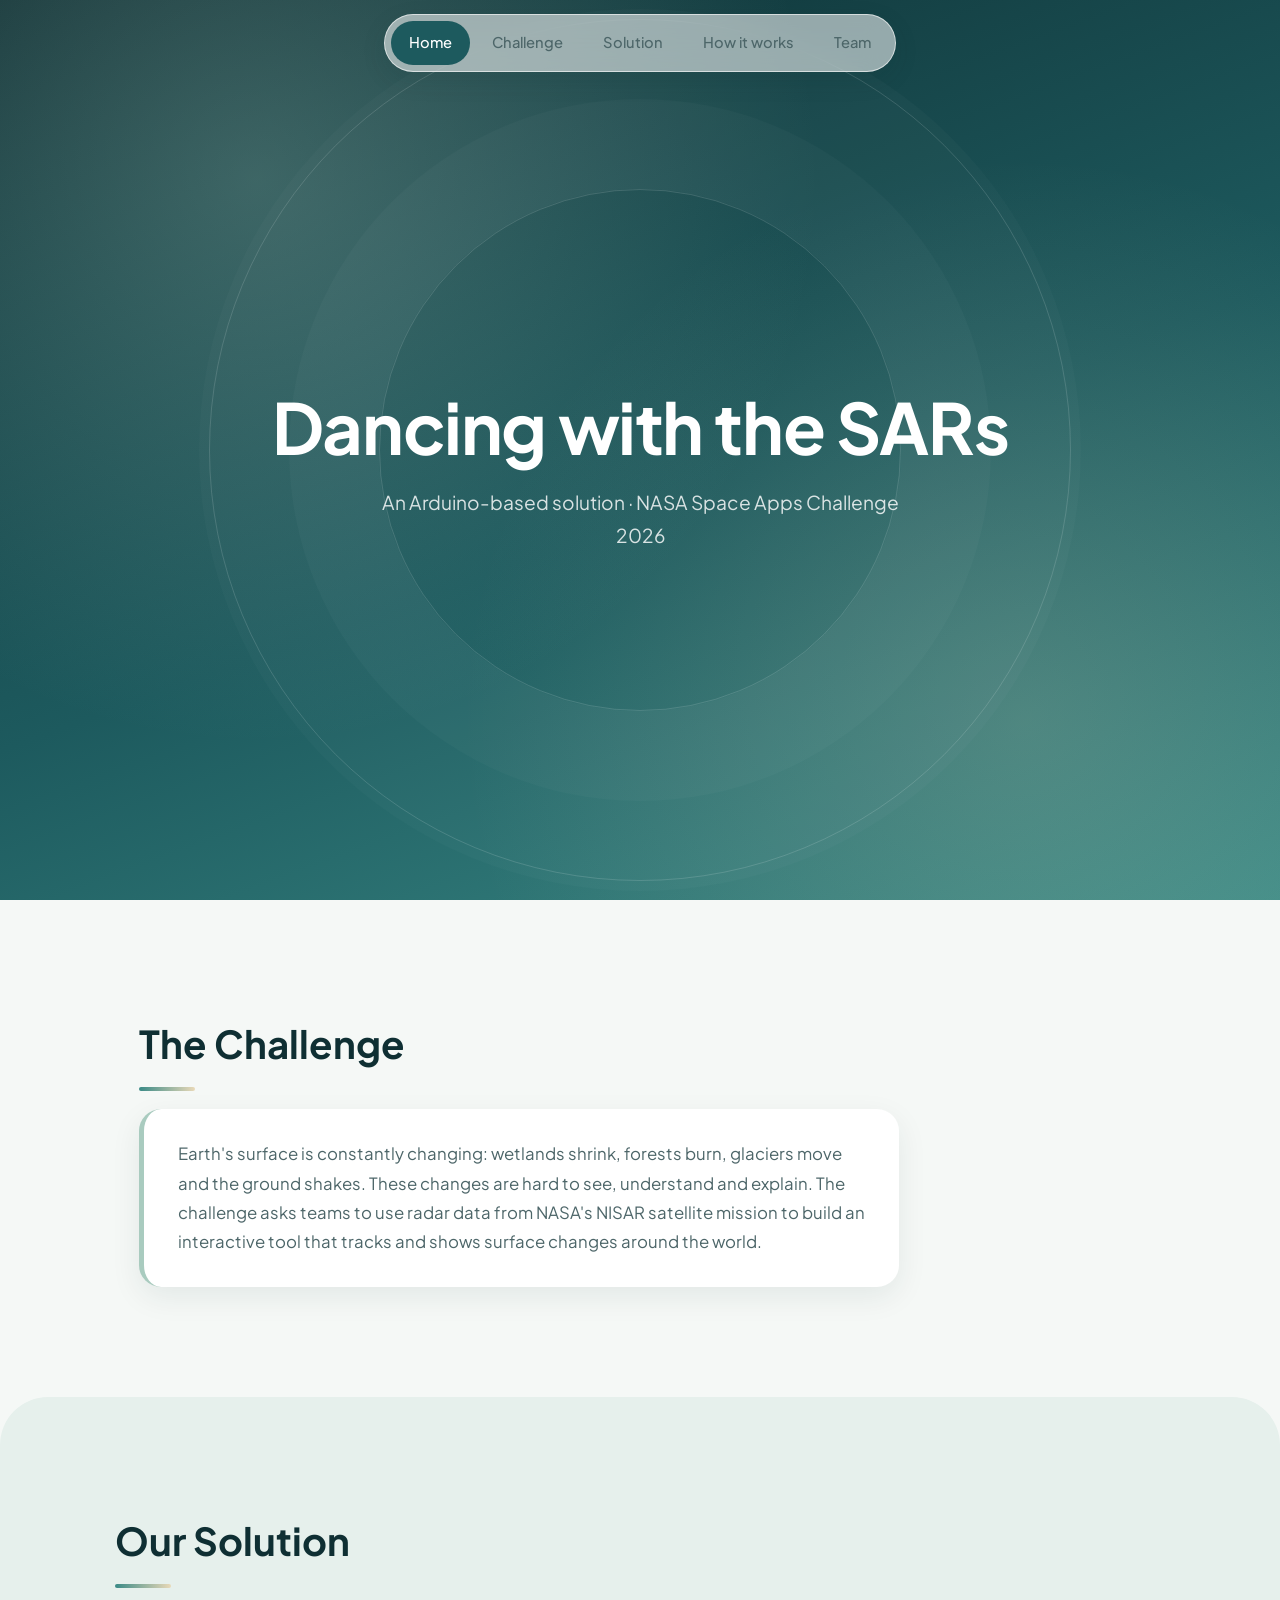
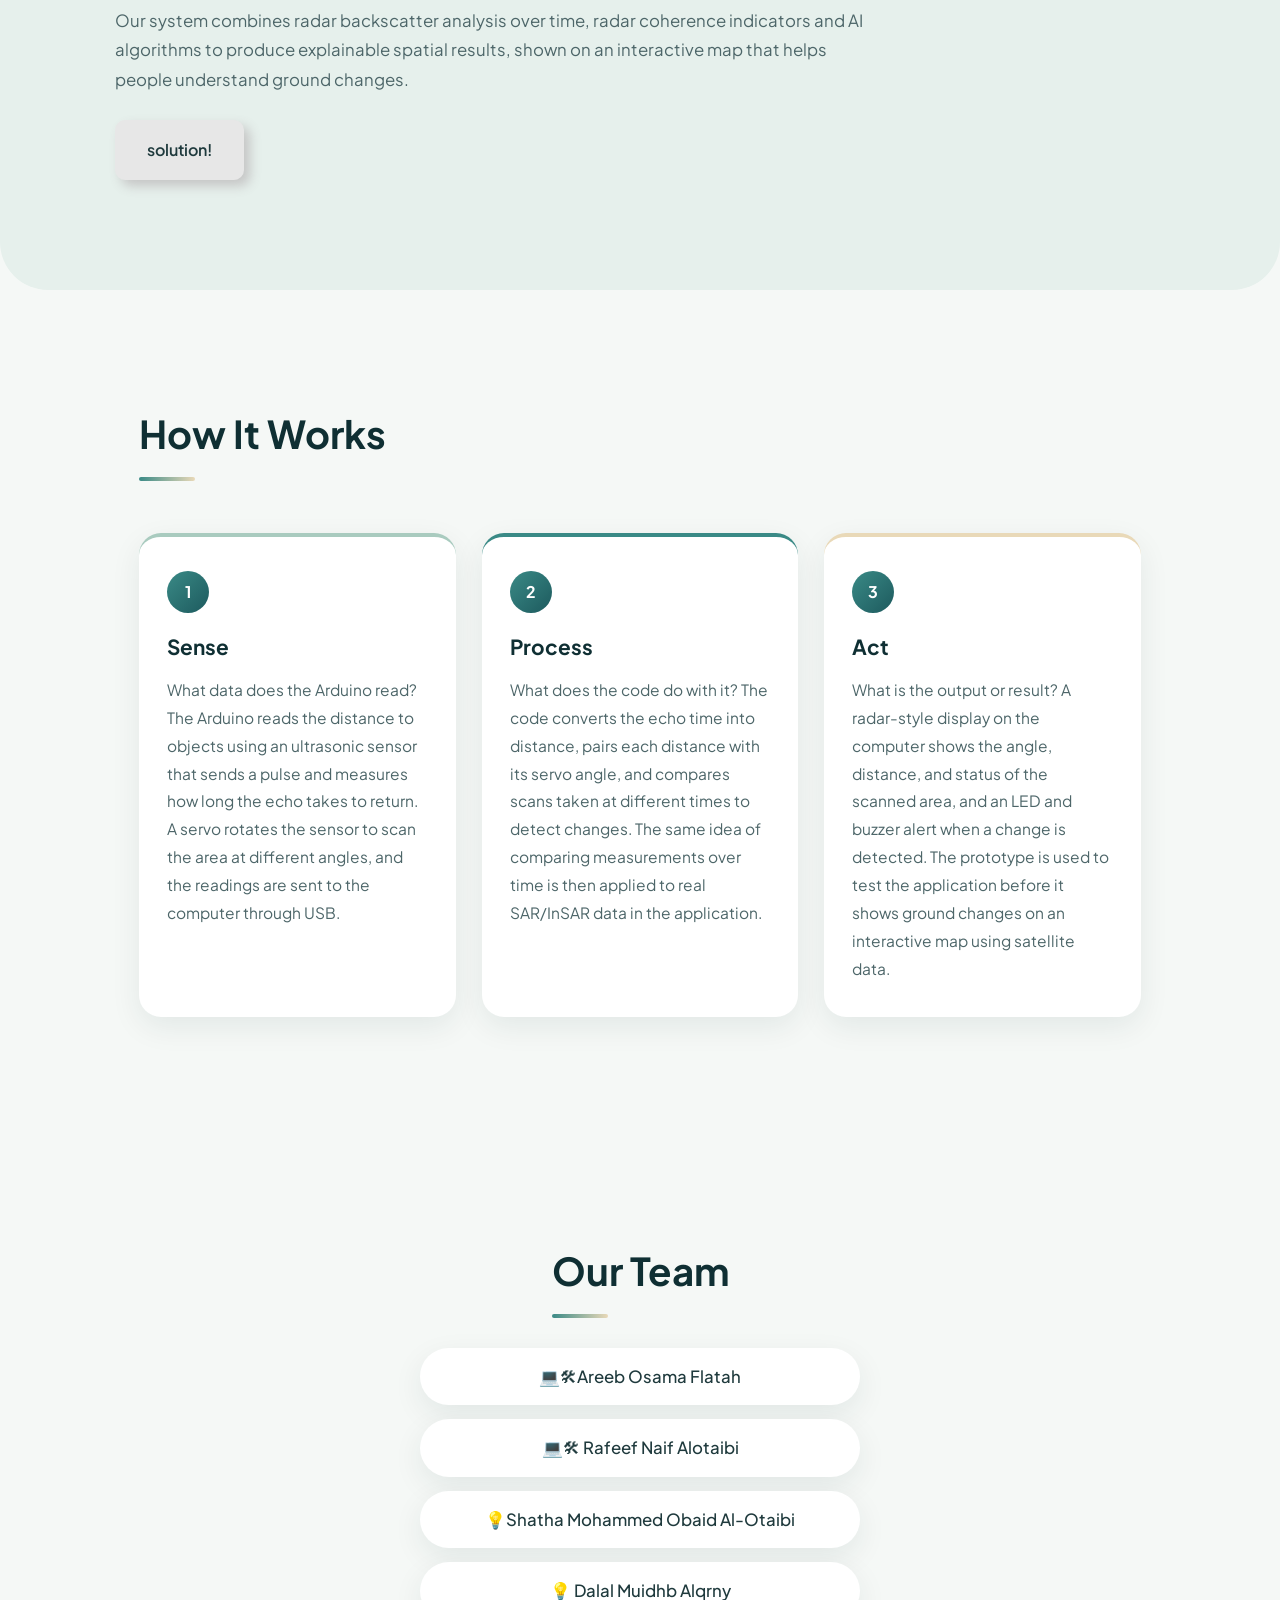
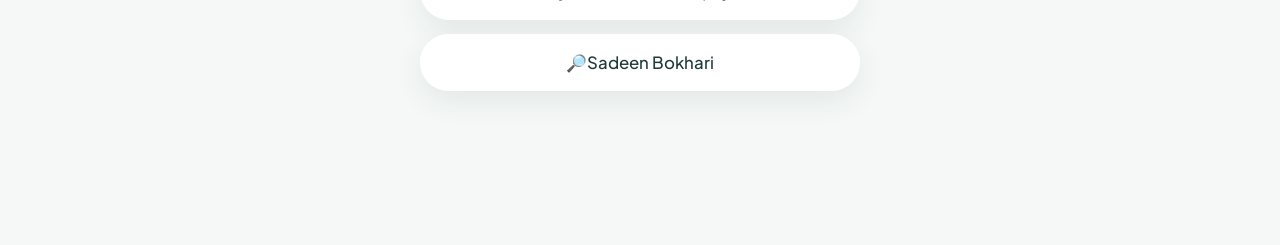
<file: index.html>
<!DOCTYPE html>
<html lang="en">

<head>
    <meta charset="UTF-8" />
    <meta name="viewport" content="width=device-width, initial-scale=1.0" />
    <title>Dancing with the SARS | NASA Space Apps</title>

    <!-- Google Font: Plus Jakarta Sans -->
    <link href="https://fonts.googleapis.com/css2?family=Plus+Jakarta+Sans:wght@400;500;600;700&display=swap" rel="stylesheet" />
    <link rel="stylesheet" href="style.css" />
    <style>
        html {
            scroll-behavior: smooth;
        }
    </style>
</head>

<body>
    <header class="header">
        <nav class="navbar">
            <!-- Navigation Links -->
            <div class="nav-menu">
                <a href="#home" class="navLinks active">Home</a>
                <a href="#challenge" class="navLinks">Challenge</a>
                <a href="#solution" class="navLinks">Solution</a>
                <a href="#how" class="navLinks">How it works</a>
                <a href="#team" class="navLinks">Team</a>
            </div>
        </nav>
    </header>

    <!-- Sections -->
      <section id="home">
        <h1>Dancing with the SARs</h1>
        <p>An Arduino-based solution &middot; NASA Space Apps Challenge 2026</p>
    </section>

    <section id="challenge">
        <h2>The Challenge</h2>
        <p>Earth's surface is constantly changing: wetlands shrink, forests burn, glaciers move and the ground shakes. These changes are hard to see, understand and explain. The challenge asks teams to use radar data from NASA's NISAR satellite mission to build an interactive tool that tracks and shows surface changes around the world.</p>
    </section>

    <section id="solution">
    <h2><a  target="_blank" style="color: inherit;">Our Solution</a></h2>
    <p>Our system combines radar backscatter analysis over time, radar coherence indicators and AI algorithms to produce explainable spatial results, shown on an interactive map that helps people understand ground changes.</p>
    <a href="https://oha4bwdauzwwwsztpfhcnq.streamlit.app/" class="btn" target="_blank" rel="noopener"> solution! </a>
</section>

    <section id="how">
        <h2>How It Works</h2>
        <div class="steps">
            <div class="card">
                <span class="num">1</span>
                <h3>Sense</h3>
                <p>What data does the Arduino read?
                The Arduino reads the distance to objects using an ultrasonic sensor that sends a pulse and measures how long the echo takes to return. A servo rotates the sensor to scan the area at different angles, and the readings are sent to the computer through USB.
                </p>
            </div>
            <div class="card">
                <span class="num">2</span>
                <h3>Process</h3>
                <p>What does the code do with it?
                 The code converts the echo time into distance, pairs each distance with its servo angle, and compares scans taken at different times to detect changes. The same idea of comparing measurements over time is then applied to real SAR/InSAR data in the application.
                </p>
            </div>
            <div class="card">
                <span class="num">3</span>
                <h3>Act</h3>
                <p>What is the output or result?
                    A radar-style display on the computer shows the angle, distance, and status of the scanned area, and an LED and buzzer alert when a change is detected. The prototype is used to test the application before it shows ground changes on an interactive map using satellite data.</p>
            </div>
        </div>
    </section>

    <section id="team">
    <h2>Our Team</h2>
    <p>💻🛠Areeb Osama Flatah</p>
    <p>💻🛠 Rafeef Naif Alotaibi</p>
    <p>💡Shatha Mohammed Obaid Al-Otaibi</p>
   <p>💡 Dalal Muidhb Alqrny</p>
    <p>🔎Sadeen Bokhari</p>
</section>

</body>

<script>
    // Highlight the nav link of the section currently on screen
    const sections = document.querySelectorAll("section");
    const links = document.querySelectorAll(".navLinks");

    window.addEventListener("scroll", () => {
        let current = "";

        sections.forEach((section) => {
            const top = section.offsetTop - 200;
            if (window.scrollY >= top) {
                current = section.getAttribute("id");
            }
        });

        links.forEach((link) => {
            link.classList.remove("active");
            if (link.getAttribute("href") === "#" + current) {
                link.classList.add("active");
            }
        });
    });
</script>

</html>
</file>
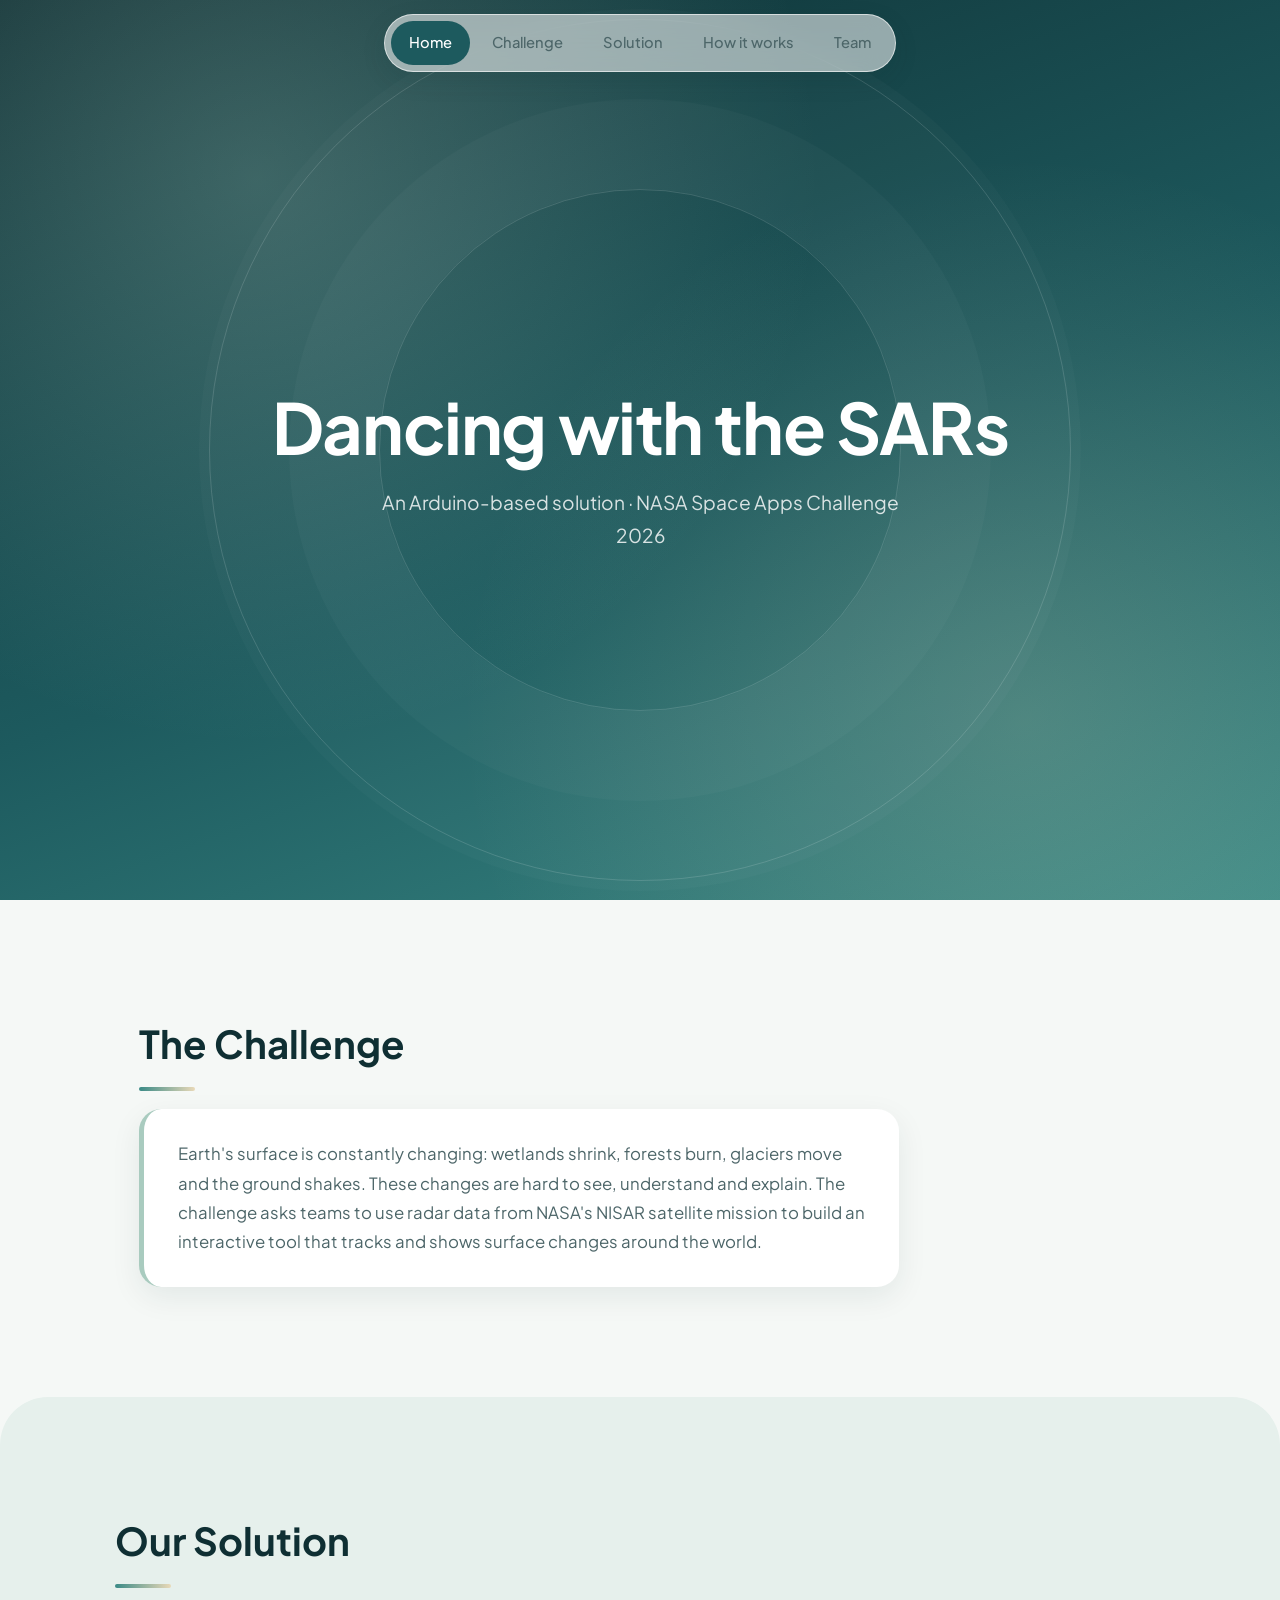
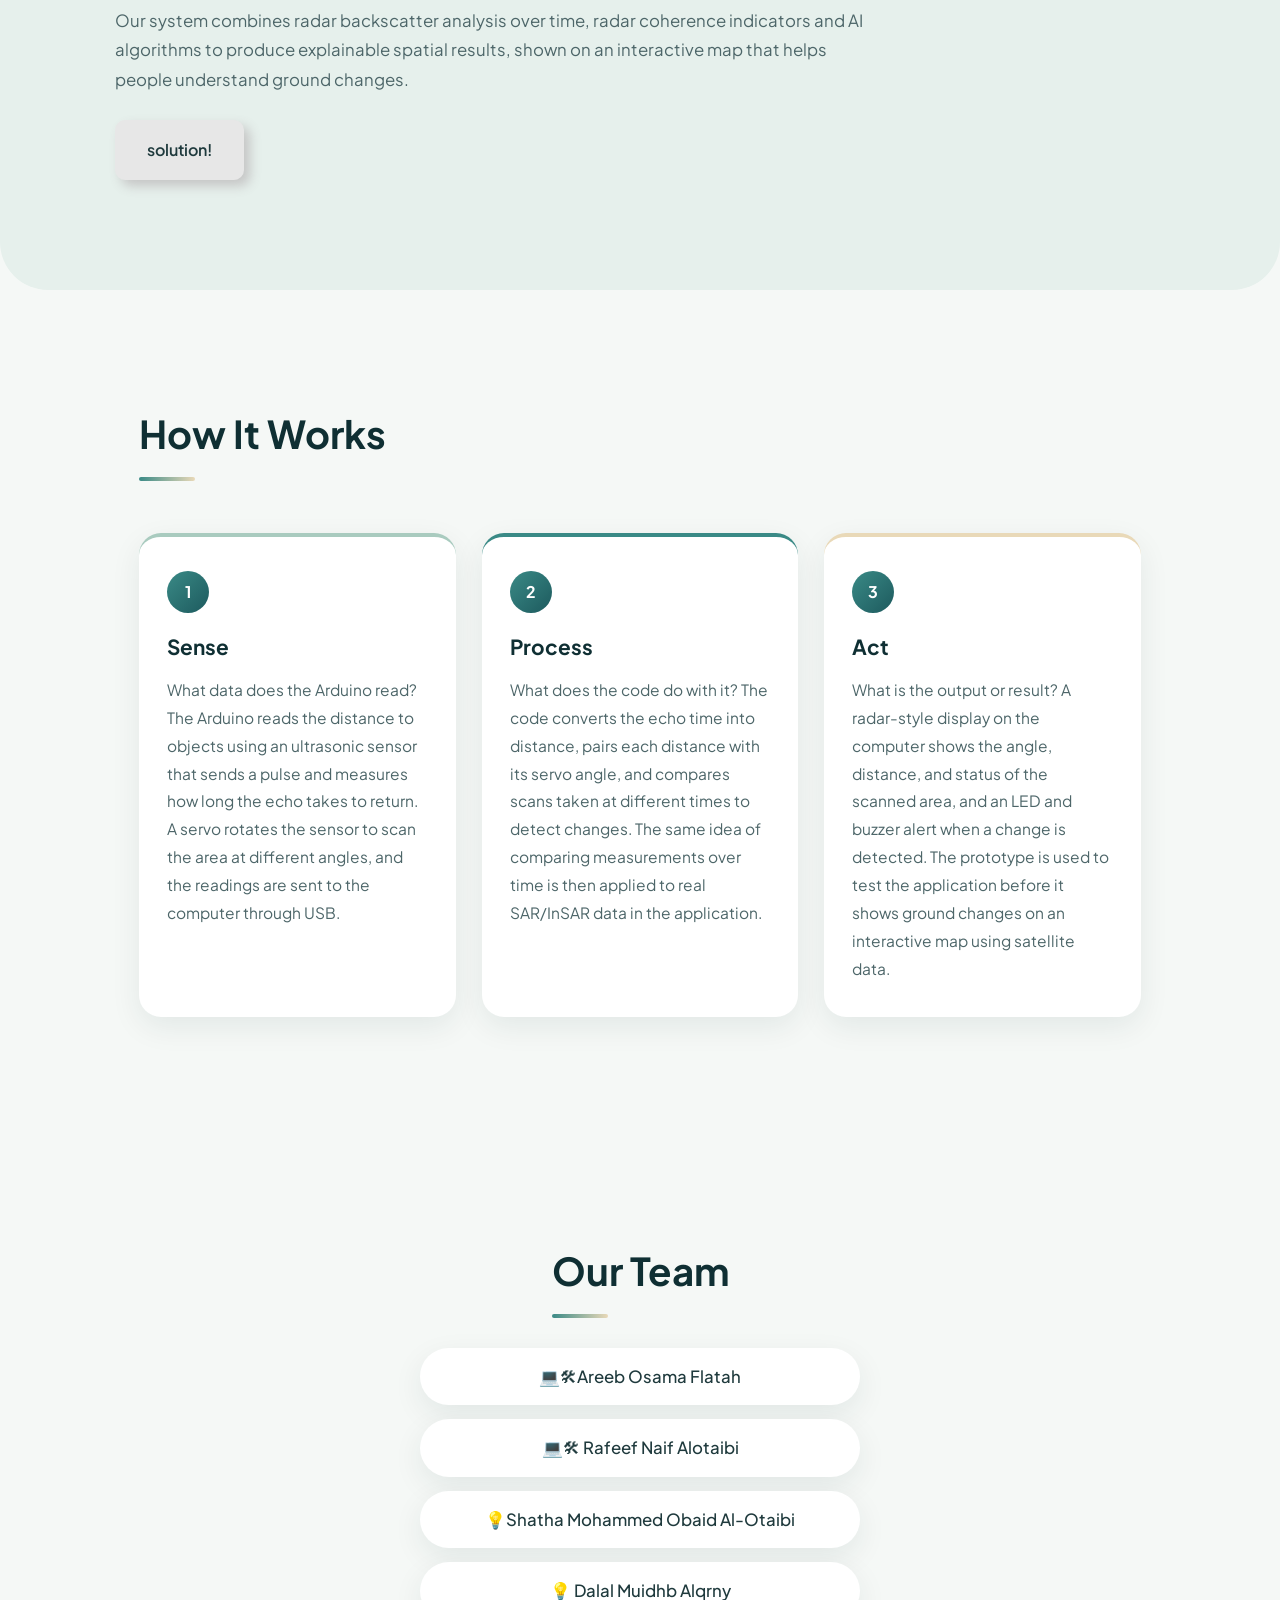
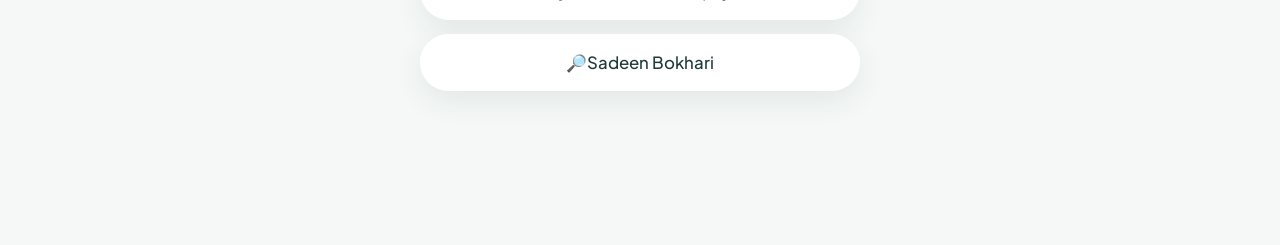
<file: nasa.html>
<!DOCTYPE html>
<html lang="en">

<head>
    <meta charset="UTF-8" />
    <meta name="viewport" content="width=device-width, initial-scale=1.0" />
    <title>Dancing with the SARS | NASA Space Apps</title>

    <!-- Google Font: Plus Jakarta Sans -->
    <link href="https://fonts.googleapis.com/css2?family=Plus+Jakarta+Sans:wght@400;500;600;700&display=swap" rel="stylesheet" />
    <link rel="stylesheet" href="style.css" />
    <style>
        html {
            scroll-behavior: smooth;
        }
    </style>
</head>

<body>
    <header class="header">
        <nav class="navbar">
            <!-- Navigation Links -->
            <div class="nav-menu">
                <a href="#home" class="navLinks active">Home</a>
                <a href="#challenge" class="navLinks">Challenge</a>
                <a href="#solution" class="navLinks">Solution</a>
                <a href="#how" class="navLinks">How it works</a>
                <a href="#team" class="navLinks">Team</a>
            </div>
        </nav>
    </header>

    <!-- Sections -->
      <section id="home">
        <h1>Dancing with the SARs</h1>
        <p>An Arduino-based solution &middot; NASA Space Apps Challenge 2026</p>
    </section>

    <section id="challenge">
        <h2>The Challenge</h2>
        <p>Earth's surface is constantly changing: wetlands shrink, forests burn, glaciers move and the ground shakes. These changes are hard to see, understand and explain. The challenge asks teams to use radar data from NASA's NISAR satellite mission to build an interactive tool that tracks and shows surface changes around the world.</p>
    </section>

    <section id="solution">
    <h2><a  target="_blank" style="color: inherit;">Our Solution</a></h2>
    <p>Our system combines radar backscatter analysis over time, radar coherence indicators and AI algorithms to produce explainable spatial results, shown on an interactive map that helps people understand ground changes.</p>
    <a href="https://oha4bwdauzwwwsztpfhcnq.streamlit.app/" class="btn" target="_blank" rel="noopener"> solution! </a>
</section>

    <section id="how">
        <h2>How It Works</h2>
        <div class="steps">
            <div class="card">
                <span class="num">1</span>
                <h3>Sense</h3>
                <p>What data does the Arduino read?
                The Arduino reads the distance to objects using an ultrasonic sensor that sends a pulse and measures how long the echo takes to return. A servo rotates the sensor to scan the area at different angles, and the readings are sent to the computer through USB.
                </p>
            </div>
            <div class="card">
                <span class="num">2</span>
                <h3>Process</h3>
                <p>What does the code do with it?
                 The code converts the echo time into distance, pairs each distance with its servo angle, and compares scans taken at different times to detect changes. The same idea of comparing measurements over time is then applied to real SAR/InSAR data in the application.
                </p>
            </div>
            <div class="card">
                <span class="num">3</span>
                <h3>Act</h3>
                <p>What is the output or result?
                    A radar-style display on the computer shows the angle, distance, and status of the scanned area, and an LED and buzzer alert when a change is detected. The prototype is used to test the application before it shows ground changes on an interactive map using satellite data.</p>
            </div>
        </div>
    </section>

    <section id="team">
    <h2>Our Team</h2>
    <p>💻🛠Areeb Osama Flatah</p>
    <p>💻🛠 Rafeef Naif Alotaibi</p>
    <p>💡Shatha Mohammed Obaid Al-Otaibi</p>
   <p>💡 Dalal Muidhb Alqrny</p>
    <p>🔎Sadeen Bokhari</p>
</section>

</body>

<script>
    // Highlight the nav link of the section currently on screen
    const sections = document.querySelectorAll("section");
    const links = document.querySelectorAll(".navLinks");

    window.addEventListener("scroll", () => {
        let current = "";

        sections.forEach((section) => {
            const top = section.offsetTop - 200;
            if (window.scrollY >= top) {
                current = section.getAttribute("id");
            }
        });

        links.forEach((link) => {
            link.classList.remove("active");
            if (link.getAttribute("href") === "#" + current) {
                link.classList.add("active");
            }
        });
    });
</script>

</html>
</file>
<file: style.css>
/* ==========================================================
   Dancing with the SARs | NASA Space Apps
   Calm earth-observation theme: deep teal, sage, sand
   ========================================================== */

:root {
    --ink: #1f3a3d;
    --ink-soft: #4d6669;
    --teal-900: #0f2f33;
    --teal-700: #1d5a5e;
    --teal-500: #3a8a86;
    --sage: #a9cbbf;
    --mist: #e6f0ec;
    --sand: #e9d9b8;
    --clay: #c98f6b;
    --bg: #f5f8f6;
    --card: #ffffff;
    --radius: 22px;
    --shadow: 0 10px 30px rgba(15, 47, 51, 0.08);
    --shadow-hover: 0 18px 40px rgba(15, 47, 51, 0.14);
}

* {
    margin: 0;
    padding: 0;
    box-sizing: border-box;
}

body {
    font-family: "Plus Jakarta Sans", system-ui, -apple-system, "Segoe UI", sans-serif;
    background: var(--bg);
    color: var(--ink);
    line-height: 1.75;
    -webkit-font-smoothing: antialiased;
}

/* ---------- Navbar ---------- */
.header {
    position: fixed;
    top: 0;
    left: 0;
    width: 100%;
    z-index: 100;
    padding: 14px 20px;
    display: flex;
    justify-content: center;
}

.navbar {
    background: rgba(255, 255, 255, 0.55);
    backdrop-filter: blur(14px);
    -webkit-backdrop-filter: blur(14px);
    border: 1px solid rgba(255, 255, 255, 0.6);
    border-radius: 999px;
    padding: 6px;
    box-shadow: 0 8px 24px rgba(15, 47, 51, 0.12);
    max-width: 100%;
    overflow-x: auto;
    scrollbar-width: none;
}

.navbar::-webkit-scrollbar {
    display: none;
}

.nav-menu {
    display: flex;
    gap: 4px;
    white-space: nowrap;
}

.navLinks {
    text-decoration: none;
    color: var(--ink-soft);
    font-size: 0.92rem;
    font-weight: 500;
    padding: 9px 18px;
    border-radius: 999px;
    transition: background 0.3s ease, color 0.3s ease;
}

.navLinks:hover {
    background: rgba(58, 138, 134, 0.12);
    color: var(--teal-700);
}

.navLinks.active {
    background: var(--teal-700);
    color: #fff;
}

/* ---------- Sections (shared) ---------- */
section {
    padding: 110px 24px;
    max-width: 1050px;
    margin: 0 auto;
    scroll-margin-top: 20px;
}

section h2 {
    font-size: clamp(1.8rem, 4vw, 2.4rem);
    font-weight: 700;
    color: var(--teal-900);
    margin-bottom: 18px;
    position: relative;
    display: inline-block;
}

section h2::after {
    content: "";
    display: block;
    width: 56px;
    height: 4px;
    border-radius: 4px;
    background: linear-gradient(90deg, var(--teal-500), var(--sand));
    margin-top: 10px;
}

section p {
    font-size: 1.05rem;
    color: var(--ink-soft);
    max-width: 760px;
}

/* ---------- Hero ---------- */
#home {
    max-width: none;
    min-height: 100vh;
    margin: 0;
    padding: 120px 24px 80px;
    display: flex;
    flex-direction: column;
    align-items: center;
    justify-content: center;
    text-align: center;
    color: #fff;
    position: relative;
    overflow: hidden;
    background:
        radial-gradient(circle at 20% 20%, rgba(169, 203, 191, 0.28), transparent 45%),
        radial-gradient(circle at 80% 80%, rgba(233, 217, 184, 0.18), transparent 45%),
        linear-gradient(160deg, var(--teal-900) 0%, var(--teal-700) 55%, var(--teal-500) 100%);
}

/* radar-like rings */
#home::before,
#home::after {
    content: "";
    position: absolute;
    top: 50%;
    left: 50%;
    border-radius: 50%;
    border: 1px solid rgba(255, 255, 255, 0.14);
    transform: translate(-50%, -50%);
    pointer-events: none;
    animation: pulse 9s ease-in-out infinite;
}

#home::before {
    width: 520px;
    height: 520px;
    box-shadow: 0 0 0 90px rgba(255, 255, 255, 0.025),
                0 0 0 180px rgba(255, 255, 255, 0.02);
}

#home::after {
    width: 860px;
    height: 860px;
    animation-delay: -4s;
}

@keyframes pulse {
    0%, 100% { transform: translate(-50%, -50%) scale(1);    opacity: 0.9; }
    50%      { transform: translate(-50%, -50%) scale(1.06); opacity: 0.45; }
}

#home h1,
#home p {
    position: relative;
    z-index: 1;
}

#home h1 {
    font-size: clamp(2.4rem, 7vw, 4.4rem);
    font-weight: 700;
    letter-spacing: -0.02em;
    line-height: 1.15;
    margin-bottom: 18px;
}

#home p {
    color: rgba(255, 255, 255, 0.82);
    font-size: clamp(1rem, 2.4vw, 1.2rem);
    max-width: 560px;
}

/* ---------- Challenge ---------- */
#challenge {
    position: relative;
}

#challenge p {
    background: var(--card);
    padding: 30px 34px;
    border-radius: var(--radius);
    box-shadow: var(--shadow);
    border-left: 5px solid var(--sage);
}

/* ---------- Solution ---------- */
#solution {
    max-width: none;
    background: var(--mist);
    padding-left: max(24px, calc((100% - 1050px) / 2));
    padding-right: max(24px, calc((100% - 1050px) / 2));
    border-radius: 48px;
}

#solution h2 a {
    text-decoration: none;
    transition: color 0.3s ease;
}

#solution h2 a:hover {
    color: var(--teal-500) !important;
}
.btn {
    display: inline-block;
    text-decoration: none;
    color: #1f3a3d;
    font-weight: 600;
    cursor: pointer;
    margin-top: 26px;
    padding: 16px 32px;
    border: none;
    border-radius: 10px;
    background-color: #e7e7e7;
    box-shadow: 6px 6px 12px #c5c5c5;
    transition: box-shadow 0.2s ease;
}

.btn:active {
    box-shadow: inset 6px 6px 12px #c5c5c5, inset -6px -6px 12px #ffffff;
}
/* ---------- How it works ---------- */
.steps {
    display: grid;
    grid-template-columns: repeat(auto-fit, minmax(260px, 1fr));
    gap: 26px;
    margin-top: 34px;
}

.card {
    background: var(--card);
    border-radius: var(--radius);
    padding: 34px 28px;
    box-shadow: var(--shadow);
    border-top: 4px solid var(--sage);
    transition: transform 0.35s ease, box-shadow 0.35s ease;
}

.card:hover {
    transform: translateY(-6px);
    box-shadow: var(--shadow-hover);
}

.card:nth-child(2) { border-top-color: var(--teal-500); }
.card:nth-child(3) { border-top-color: var(--sand); }

.num {
    display: inline-flex;
    align-items: center;
    justify-content: center;
    width: 42px;
    height: 42px;
    border-radius: 50%;
    background: linear-gradient(135deg, var(--teal-500), var(--teal-700));
    color: #fff;
    font-weight: 700;
    margin-bottom: 16px;
}

.card h3 {
    font-size: 1.3rem;
    color: var(--teal-900);
    margin-bottom: 10px;
}

.card p {
    font-size: 0.97rem;
    line-height: 1.8;
}

/* ---------- Team ---------- */
#team {
    text-align: center;
    padding-bottom: 140px;
}

#team h2 {
    margin-bottom: 30px;
}

#team p {
    display: block;
    max-width: 440px;
    margin: 0 auto 14px;
    background: var(--card);
    color: var(--ink);
    font-weight: 500;
    padding: 14px 24px;
    border-radius: 999px;
    box-shadow: var(--shadow);
    transition: transform 0.3s ease, background 0.3s ease;
}

#team p:hover {
    transform: translateY(-3px);
    background: var(--mist);
}

/* ---------- Mobile ---------- */
@media (max-width: 600px) {
    section {
        padding: 80px 18px;
    }

    .navLinks {
        padding: 8px 13px;
        font-size: 0.85rem;
    }

    #challenge p {
        padding: 22px 20px;
    }

    #solution {
        border-radius: 32px;
    }
}

/* ---------- Reduced motion ---------- */
@media (prefers-reduced-motion: reduce) {
    #home::before,
    #home::after {
        animation: none;
    }

    html {
        scroll-behavior: auto !important;
    }

    .card,
    #team p {
        transition: none;
    }

}
</file>
